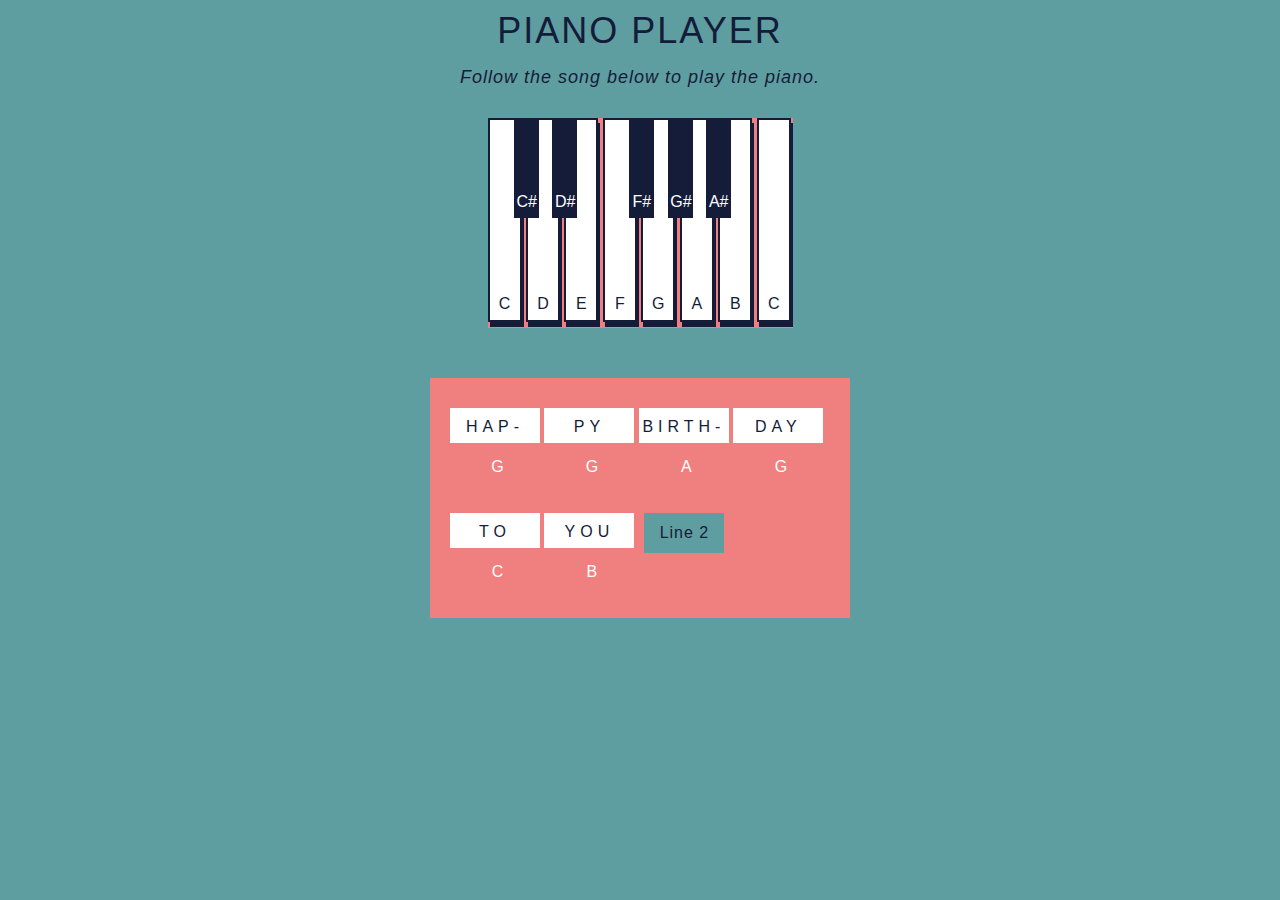
<file: 13-js-piano-player/index.html>
<!DOCTYPE html>
<html lang="en" >

<head>
  <meta charset="UTF-8">
  <link rel="stylesheet" href="style.css">
    <script  src="./13-js-piano-player.js" defer></script>
</head>

<body>
  <p class='title'>Piano Player</p>
  <p id='demo'>Follow the song below to play  the piano.</p>
  <section class="piano">
    <section id='c-key' class="key">
      <section class='keynote'>C</section>
    </section>
    <section id='c-sharp-key' class="black-key">
      <section class='black-keynote'>C#</section>
    </section>
    <section id='d-key' class="key">
      <section class='keynote'>D</section>
    </section>
    <section id='d-sharp-key' class="black-key">
      <section class='black-keynote'>D#</section>
    </section>
    <section id='e-key' class="key">
      <section class='keynote'>E</section>
    </section>
    <section id='f-key' class="key">
      <section class='keynote'>F</section>
    </section>
    <section id='f-sharp-key' class="black-key">
      <section class='black-keynote'>F#</section>
    </section>
    <section id='g-key' class="key">
      <section class='keynote'>G</section>
    </section>
    <section id='g-sharp-key' class="black-key">
      <section class='black-keynote'>G#</section>
    </section>
    <section id='a-key' class="key">
      <section class='keynote'>A</section>
    </section>
    <section id='a-sharp-key' class="black-key">
      <section class='black-keynote'>A#</section>
    </section>
    <section id='b-key' class="key">
      <section class='keynote'>B</section>
    </section>
    <section id='high-c-key' class="key">
      <div class='keynote'>C</div>
    </section>
  </section>

  <section id='lyrics'>
    <section id='column-one'>
      <section id="word-one">HAP-</section>
      <section id="letter-note-one">G</section>
    </section>
    <section id='column-two'>
      <section id="word-two">PY</section>
      <section id="letter-note-two">G</section>
    </section>
    <section id='column-three'>
      <section id="word-three">BIRTH-</section>
      <section id="letter-note-three">A</section>
    </section>
    <section id='column-four'>
      <section id="word-four">DAY</section>
      <section id="letter-note-four">G</section>
    </section>
    <section id='column-five'>
      <section id="word-five">TO</section>
      <section id="letter-note-five">C</section>
    </section>
    <section id='column-six'>
      <section id="word-six">YOU</section>
      <section id="letter-note-six">B</section>
    </section>
    <section id='column-optional' class='column-optional'>
      <section id="word-optional">END</section>
      <section id="letter-note-optional">A</section>
    </section>

    <button id="first-next-line">Line 2</button>
    <button id="second-next-line">Line 3</button>
    <button id="third-next-line">Line 4</button>
    <button id="fourth-next-line">Reset</button>
  </section>



</body>
</html>
</file>
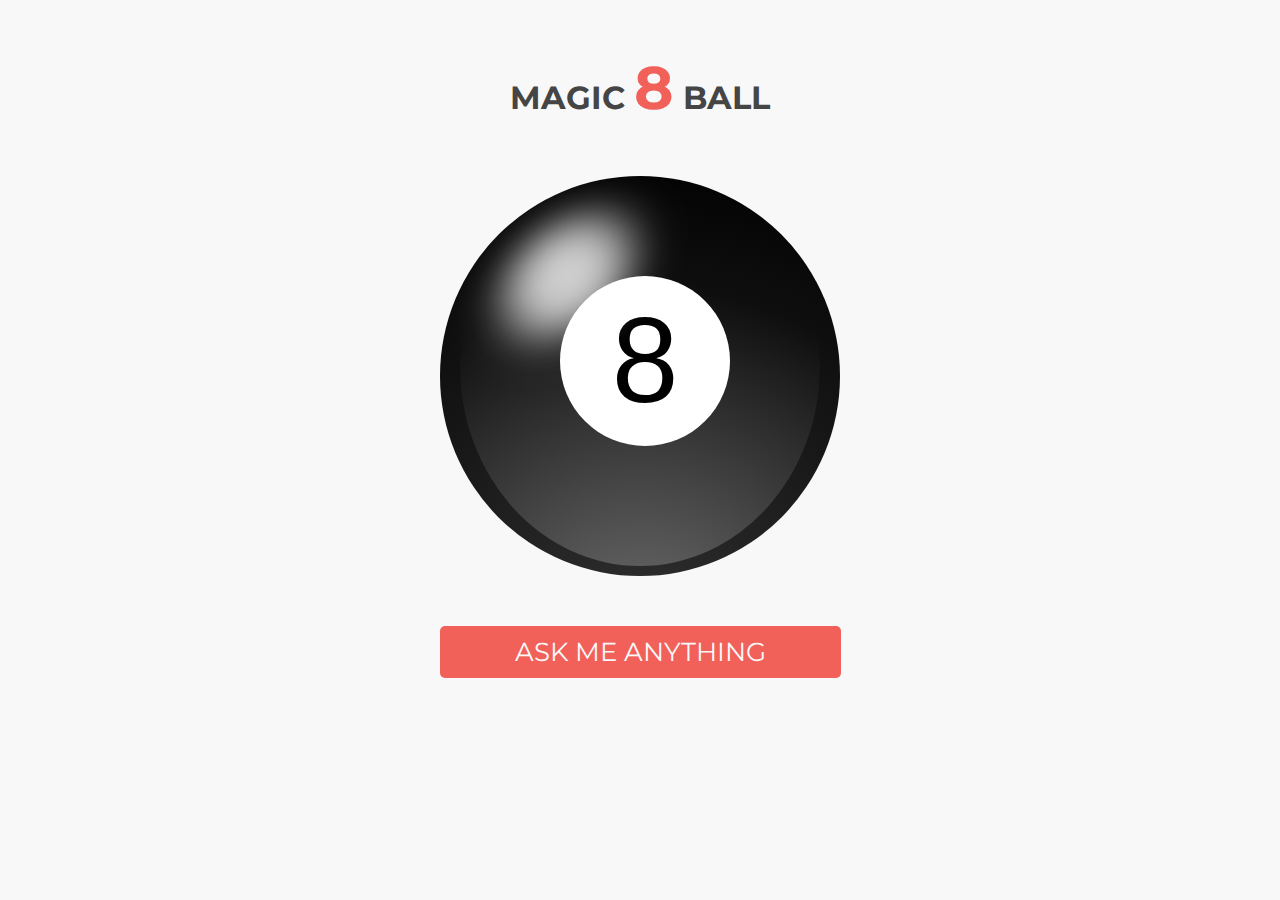
<file: 4-js-magic-8-ball/index.html>
<!doctype html>
<html>
<head>
  <title>MAGIC 8 BALL</title>

  <link href='http://fonts.googleapis.com/css?family=Open+Sans:400italic,400,700|Montserrat:400,700' rel='stylesheet' type='text/css'>

    <link rel="stylesheet" href="css/normalize.css" />
    <link rel="stylesheet" href="css/styles.css" />
    <script src="js/index.js" defer></script>
</head>


<body>
     <header>
      <h1>MAGIC <span>8</span> BALL</h1>
    </header>

     <section class="stage">

    <figure class="ball">
      <span class="shadow"></span>
      <span class="eight">8</span>
    </figure>
  </section>
     <div class="button" style="position:relative; width:80%">
      <button id="questionButton">ASK ME ANYTHING</button>
    </div>




 
</body>

</html>
</file>
<file: 13-js-piano-player/style.css>
body{
  margin: 0;
  padding: 0;
  font-family: sans-serif;
  background: cadetblue;
}
.title{
  font-size: 36px;
  margin-top: 10px;
  margin-bottom: 0px;
  padding: 0;
  color: #141c3a;
  text-transform: uppercase;
  letter-spacing: 2px;
  text-align: center;
}
#demo{
  text-align: center;
  font-size: 18px;
  margin-top: 15px;
  color: #141c3a;
  letter-spacing: 1px;
  font-style: italic;
}
.piano{
  width: 305px;
  height: 210px;
  display: block;
  margin: 0 auto;
  background-color: lightcoral;
  margin-top: 30px;
}
.key{
  width: 30px;
  height: 200px;
  display: inline-block;
  border: solid #141c3a 2px;
  box-shadow: 2px 5px;
  background-color: white;
  color: #141c3a;
}
.black-key{
  width: 25px;
  height: 100px;
  display: inline-block;
  background-color: #141c3a;
  color: white;
  position: absolute;
  margin-left: -12px;
  padding: 0px;
}
.keynote{
  width: 20px;
  height: 20px;
  text-align: center;
  display: block;
  margin: 0 auto;
  margin-top: 175px;
  color: #141c3a;
}
.black-keynote{
  width: 20px;
  height: 20px;
  text-align: center;
  display: block;
  margin: 0 auto;
  margin-top: 75px;
}
#lyrics{
  width: 400px;
  height: 240px;
  display: block;
  margin: 0 auto;
  padding-left: 20px;
  margin-top: 50px;
  background-color: lightcoral;
}
#column-one, #column-two, #column-three, #column-four, #column-five, #column-six, #column-optional{
  width: 90px;
  display: inline-block;
  text-align: center;
  margin-top: 30px;
}
#column-optional{
  display: none;
}
#word-one, #word-two, #word-three, #word-four, #word-five, #word-six, #word-optional{
  background-color: white;
  width: 90px;
  height: 25px;
  padding-top: 10px;
  letter-spacing: 5px;
  color: #141c3a;
}
#letter-note-one, #letter-note-two, #letter-note-three, #letter-note-four, #letter-note-five, #letter-note-six, #letter-note-optional{
  color: white;
  width: 25px;
  height: 25px;
  margin-top: 15px;
  margin-left: 35px;
}
#first-next-line, #second-next-line, #third-next-line, #fourth-next-line{
  width: 80px;
  height: 40px;
  font-size: 16px;
  position: absolute;
  margin-top: 30px;
  margin-left: 10px;
  border: none;
  background-color: cadetblue;
  color: #141c3a;
  letter-spacing: 1px;
  cursor: pointer;
}
</file>
<file: 4-js-magic-8-ball/css/styles.css>
body {
  font-family: "Montserrat", sans-serif;
  color: #454545;
  margin: 0px;
  padding: 0px;
  background-color: #f8f8f8;

}

.ball, .button {
  margin: 50px auto;
}

#questionButton {
  font: 26px 'Montserrat', Helvetica, Arial, sans-serif;
  border-radius: 5px;
  border: none;
  color: #f8f8f8;
  background-color: #f16059;
  padding: 10px 75px;
  display: block;
  margin: 0 auto;
}

header {
  padding-top: 2em;
  padding-bottom:  2em;
  text-align: center;
}
header span {
  font-size: 60px;
  color: #f16059;
}

h1, h2, h3, h4, h5, h6 {
  font-family: "Montserrat", sans-serif;
}

.stage {
  position: relative;
  width: 400px;
  height: 400px;
  margin: auto;
}

.ball {
  width: 100%;
  height: 100%;
  margin: 0;
  border-radius: 50%;
  background: radial-gradient(circle at 50% 120%, #323232, #0a0a0a 80%, #000000 100%);
  cursor: pointer;
}

.ball:before {
  content: "";
  position: absolute;
  background: radial-gradient(circle at 50% 120%, rgba(255, 255, 255, 0.5), rgba(255, 255, 255, 0) 70%);
  border-radius: 50%;
  bottom: 2.5%;
  left: 5%;
  opacity: 0.6;
  height: 100%;
  width: 90%;
}

.ball:after {
  position: absolute;
  width: 100%;
  height: 100%;
  content: "";
  border-radius: 50%;
  transform: translateX(-60px) translateY(-80px) skewX(-20deg);
  filter: blur(20px);
  background: radial-gradient(circle at 45% 45%, rgba(255, 255, 255, 0.8), rgba(255, 255, 255, 0.8) 14%, rgba(255, 255, 255, 0) 24%);
}

.eight, .message-circle {
  position: absolute;
  top: 25%;
  left: 30%;
  height: 170px;
  width: 170px;
  background-color: #fff;
  border-radius: 50%;
  color: black;
  text-align: center;
  font-family: Arial;
  font-size: 120px;
  line-height: 1.40;
}

.message-circle {
  transform: skewX(0deg);
  background: linear-gradient(-45deg, rgba(20,0,20,1) 0%, rgba(120,0,120,1) 100%);
  border: inset 5px #280028;
  word-wrap: break-word;
  font-size: 16px;
  color: white;
}

.triangle, .message{
  position: absolute;
  animation: fortune;
}

.triangle {
  top: 150px;
  left: 145px;
  width: 0;
  height: 0;
  border-left: 65px solid transparent;
  border-right: 65px solid transparent;
  border-top: 110px solid #3B0B7F;
  animation-duration: 2s;
}

.message {
  top: 155px;
  left: 160px;
  text-align: center;
  color: #fff;
  font-size: 16px;
  font-family: Arial;
  width: 100px;
  word-wrap: break-word;
  animation-duration: 2.2s;
}

/* Animation keyframes */

@keyframes shake {
  0% {left: -50px;}
  16% {left: 50px;}
  33% {left:-50px;}
  49% {left:50px;}
  65% {left:-50px;}
  83% {left:50px;}
  100% {left:0}
}

@keyframes fortune {
  0% {transform: translateX(-50px) translateY(50px) rotate(90deg); opacity: 0;}
  50% {opacity: 0;}
  100% {transform: 0; opacity: 1;}
}

@keyframes opacity {
  from{opacity: 0;}
  to{opacity: 1;}
}

*::selection 
{
    background-color:transparent;
} 
*::-moz-selection
{
    background-color:transparent;
}
*
{        
    -webkit-user-select: none;
    -moz-user-select: -moz-none;
    /*IE10*/
    -ms-user-select: none;
    user-select: none;

    /*You just need this if you are only concerned with android and not desktop browsers.*/
    -webkit-tap-highlight-color: rgba(0, 0, 0, 0);
}    
input[type="text"], textarea, [contenteditable]
{

    -webkit-user-select: text;
    -moz-user-select: text;
    -ms-user-select: text;
    user-select: text;
}
</file>
